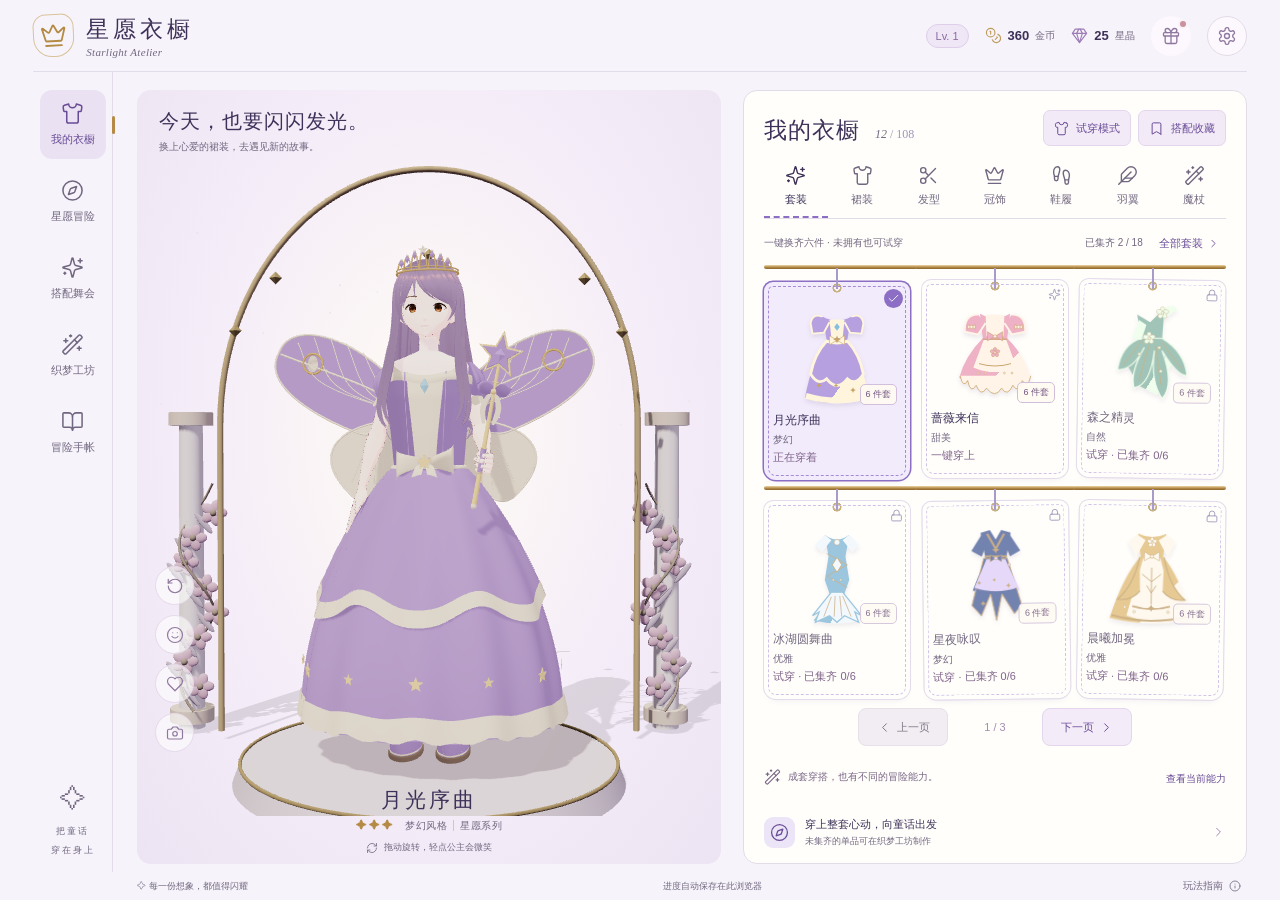
<file: index.html>
<!doctype html>
<html lang="zh-CN">
  <head>
    <meta charset="UTF-8" />
    <meta
      name="viewport"
      content="width=device-width, initial-scale=1, viewport-fit=cover"
    />
    <meta name="theme-color" content="#f7f3fa" />
    <meta
      name="description"
      content="星愿衣橱：换上心爱的裙装，探索五座童话秘境。免费的 3D 公主换装冒险游戏。"
    />
    <title>星愿衣橱 · Starlight Atelier</title>
    <link rel="icon" href="./favicon.svg" />
    <link rel="manifest" href="./manifest.webmanifest" />
    <link rel="apple-touch-icon" href="./apple-touch-icon.png" />
    <meta name="apple-mobile-web-app-capable" content="yes" />
    <meta name="apple-mobile-web-app-title" content="星愿衣橱" />
    <script type="module" crossorigin src="./assets/game-DfhioI8B.js"></script>
    <link rel="modulepreload" crossorigin href="./assets/game-Bz67C-_1.js">
    <link rel="stylesheet" crossorigin href="./assets/game-BNLWAgIA.css">
  </head>
  <body>
    <div id="app"></div>
  </body>
</html>
</file>
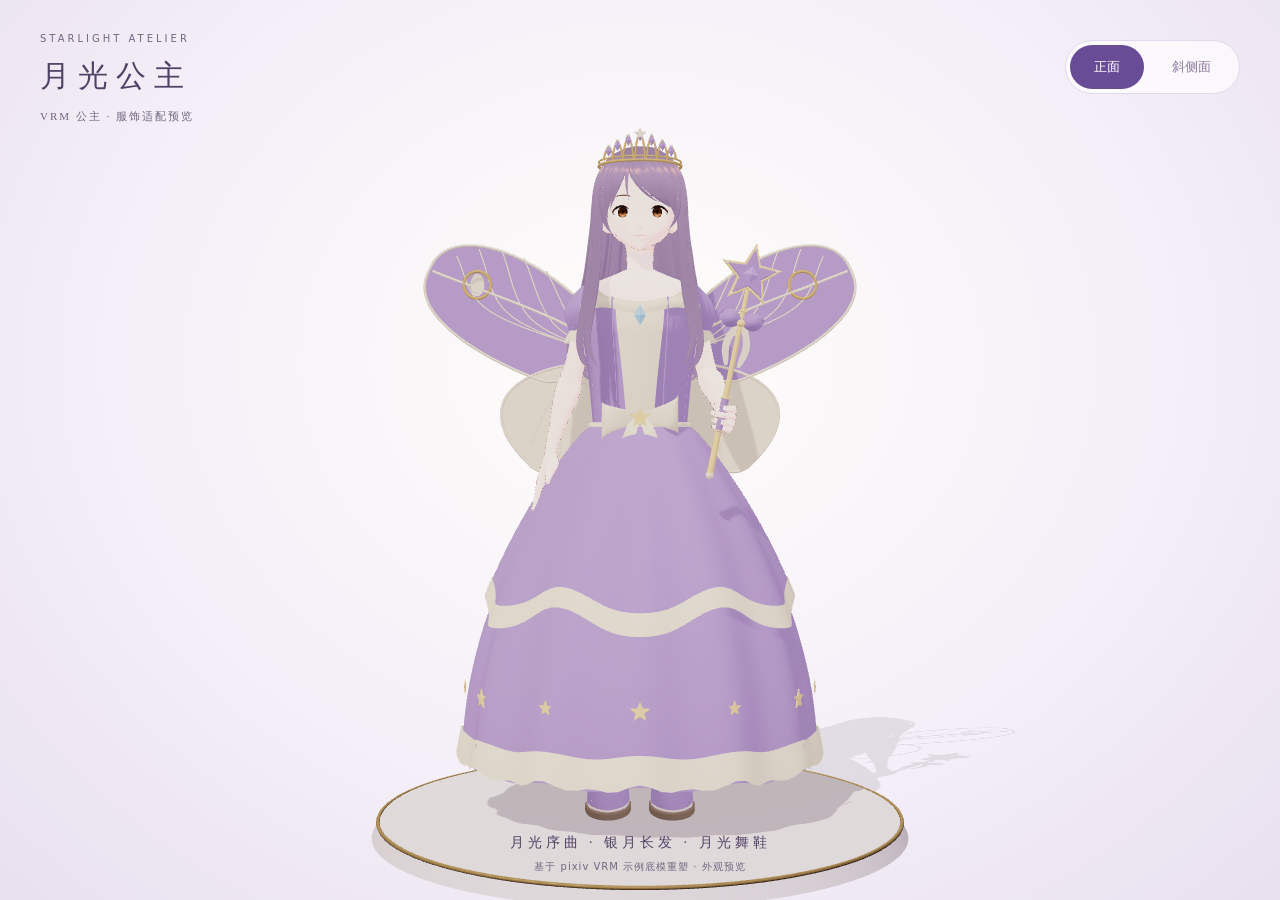
<file: princess-preview.html>
<!doctype html>
<html lang="zh-CN">
  <head>
    <meta charset="UTF-8" />
    <meta name="viewport" content="width=device-width, initial-scale=1.0" />
    <title>公主外观预览 · 星愿衣橱</title>
    <link rel="icon" href="./favicon.svg" type="image/svg+xml" />
    <script type="module" crossorigin src="./assets/princessPreview-DyK1iZRj.js"></script>
    <link rel="modulepreload" crossorigin href="./assets/game-Bz67C-_1.js">
    <link rel="modulepreload" crossorigin href="./assets/three-CZS9edau.js">
    <link rel="modulepreload" crossorigin href="./assets/character-BiWxmjwT.js">
    <link rel="stylesheet" crossorigin href="./assets/princessPreview-BIMvvZh7.css">
  </head>
  <body>
    <main id="preview">
      <header>
        <p>STARLIGHT ATELIER</p>
        <h1>月光公主</h1>
        <span>VRM 公主 · 服饰适配预览</span>
      </header>
      <div id="stage" aria-label="公主三维外观预览"></div>
      <nav aria-label="预览角度">
        <button data-angle="0" aria-pressed="true">正面</button>
        <button data-angle="0.65" aria-pressed="false">斜侧面</button>
      </nav>
      <div id="loading" role="status">正在准备公主模型…</div>
      <footer>
        <span>月光序曲 · 紫水晶冠 · 星蝶羽翼</span
        ><small>基于 pixiv VRM 示例底模重塑 · 外观预览</small>
      </footer>
    </main>
  </body>
</html>
</file>
<file: assets/game-BNLWAgIA.css>
:root{color-scheme:light;font-family:PingFang SC,Noto Sans SC,Microsoft YaHei,sans-serif;color:#5a4769;background:#f7f3f8;font-synthesis:none;--ink: #5a4769;--muted: #9b88a7;--purple: #9276ae;--purple-dark: #70518d;--line: #e7dfea;--gold: #be9b61;--white: #fffdfa;--panel: #fffcff;--shadow: 0 12px 35px #7761870c}*{box-sizing:border-box}html,body,#app{width:100%;height:100%;margin:0;overflow:hidden}body{overscroll-behavior:none}button,a,input{font:inherit}button{color:inherit;cursor:pointer;border:0;background:none;touch-action:manipulation;-webkit-tap-highlight-color:transparent;transition:background .18s,border-color .18s,box-shadow .18s}button:disabled{cursor:default;opacity:.5}button:not(:disabled):active{transform:translateY(1px)}button:focus-visible,a:focus-visible{outline:3px solid #b99bcf;outline-offset:2px}button svg{pointer-events:none}svg{width:20px;height:20px;flex-shrink:0}a{color:inherit;text-decoration:none}[hidden]{display:none!important}h1,h2,h3,p{margin:0}h1,h2{font-family:"Noto Serif SC",Songti SC,serif;font-weight:600}small{font-size:11px}.app-shell{height:100dvh;max-width:1680px;margin:auto;padding:0 clamp(14px,2.6vw,38px);display:flex;flex-direction:column;overflow:hidden}.topbar{height:72px;flex:0 0 72px;display:flex;align-items:center;justify-content:space-between;border-bottom:1px solid var(--line);gap:12px}.brand{display:flex;align-items:center;gap:12px;flex-shrink:0}.brand-mark{width:41px;height:43px;display:grid;place-items:center;border:1px solid #ceb992;border-radius:13px 13px 19px 19px;color:#b38d52;transform:rotate(-3deg)}.brand-mark svg{width:27px;height:27px}.brand b{font-family:"Noto Serif SC",Songti SC,serif;font-size:23px;letter-spacing:4px;font-weight:600}.brand small{display:block;font-size:7px;letter-spacing:3px;color:#a08fa9;margin-top:3px}.top-right,.currencies{display:flex;align-items:center;gap:16px}.currency{display:flex;align-items:center;gap:6px;font-size:13px;font-variant-numeric:tabular-nums}.currency svg{width:17px;height:17px;color:#bf9b5c}.currency b{font-weight:600}.currency small{color:var(--muted);font-size:10px}.currency.gem svg{color:#9c7db8}.level-pill{font-size:11px;border:1px solid #decee9;background:#efe7f6;padding:5px 9px;border-radius:20px;color:#8a6b9f;white-space:nowrap}.icon-button{width:40px;height:40px;border:1px solid var(--line);display:inline-flex;align-items:center;justify-content:center;border-radius:50%;background:#fffaffbd;color:#8f789f;flex-shrink:0}.icon-button:hover{background:#ece2f2}.gift-button{position:relative;border:0}.notification-dot{position:absolute;background:#cb929e;width:6px;height:6px;border:2px solid #f7f3f8;box-sizing:content-box;border-radius:50%;right:3px;top:3px}.app-body{display:flex;flex:1;min-height:0;gap:24px}.sidebar{flex:0 0 80px;display:flex;align-items:center;flex-direction:column;padding:18px 0 14px;border-right:1px solid var(--line);gap:8px;min-height:0}.nav-button{width:66px;min-height:69px;border-radius:12px;position:relative;display:flex;align-items:center;justify-content:center;flex-direction:column;gap:7px;font-size:11px;color:#9c83ac;flex-shrink:0}.nav-button svg{width:23px;height:23px}.nav-button.active{color:#7d5b98;background:#eae0f2}.nav-button:hover{background:#eee5f4}.nav-dot{display:none}.nav-button.active .nav-dot{position:absolute;right:-9px;top:50%;width:3px;height:18px;background:#ab87c1;border-radius:4px;transform:translateY(-50%);display:block}.sidebar-bottom{margin-top:auto;text-align:center;color:#b29eb9;padding-top:12px}.sidebar-bottom>span{display:block;font-size:26px;margin-bottom:5px}.sidebar-bottom small{font-size:9px;line-height:1.8;letter-spacing:2px}main{flex:1;width:0;min-width:0;min-height:0;height:100%;display:grid;grid-template-columns:minmax(0,1.16fr) minmax(340px,1fr);gap:22px;padding:18px 0 8px}#content{min-width:0;min-height:0}main.screen-map,main.screen-craft,main.screen-journal{display:block}main.screen-adventure{display:block;position:relative}.screen-map #content,.screen-craft #content,.screen-journal #content{height:100%;display:flex;flex-direction:column}.world-wrap{position:relative;border-radius:14px;min-width:0;min-height:0;overflow:hidden;background:radial-gradient(ellipse at 50% 44%,#fffcf4 1%,#f5edf8 53%,#ede4f3)}#world{position:absolute;inset:24px 0 48px;touch-action:none}#world canvas{display:block;width:100%;height:100%}.scene-heading{position:absolute;z-index:1;top:18px;left:22px;right:15px;pointer-events:none}.eyebrow{font-size:9px;letter-spacing:2px;color:#a38cad;font-weight:500;display:block}.scene-heading .eyebrow{font-size:8px;letter-spacing:1.7px}.scene-heading h1{font-size:20px;letter-spacing:1px;margin:7px 0 5px}.scene-heading p{font-size:10px;color:var(--muted)}.scene-tools{position:absolute;left:18px;bottom:112px;display:flex;flex-direction:column;gap:10px;z-index:2}.scene-tools .icon-button{width:39px;height:39px;background:#fff9;border-color:#e4d9e9}.scene-tools svg{width:18px;height:18px}.scene-caption{position:absolute;bottom:31px;left:62px;right:62px;text-align:center;pointer-events:none;z-index:1}.tiny-label{font-size:10px;color:#a08aab;letter-spacing:.4px}.scene-caption .tiny-label{font-size:9px}.scene-caption h2{font-size:21px;letter-spacing:3px;margin:5px 0}.stars{font-size:11px;color:#bb955a;letter-spacing:2px}.stars span{font-size:10px;letter-spacing:.5px;color:#a68aae;margin-left:10px}.drag-hint{position:absolute;left:0;right:0;bottom:10px;display:flex;align-items:center;justify-content:center;gap:6px;font-size:9px;color:#a48bad}.drag-hint svg{width:12px;height:12px}.screen-closet #content{background:#fffdfed4;border:1px solid #eadff0;border-radius:14px;padding:19px 20px 14px;display:flex;flex-direction:column;overflow:hidden}.wardrobe-header{display:flex;align-items:center;justify-content:space-between;gap:8px;margin-bottom:12px;flex-shrink:0}.wardrobe-header h2{font-size:23px;margin-top:5px;letter-spacing:1px}.wardrobe-header h2>span{font-family:PingFang SC,sans-serif;font-size:12px;color:#9e85ac;letter-spacing:0;margin-left:8px;font-weight:400}.wardrobe-header em{font-style:normal;color:#b4a0be}.soft-button,.primary-button{display:inline-flex;align-items:center;justify-content:center;gap:7px;font-size:12px;padding:10px 15px;border-radius:7px;min-height:42px}.soft-button{background:#f2eaf7;border:1px solid #e4d6ed;color:#9271a8}.soft-button:hover{background:#e9dcf1}.primary-button{background:#9274ad;color:#fffafc;border:1px solid #9274ad}.primary-button:hover{background:#7e5d99;box-shadow:0 5px 18px #9580a52b}.primary-button svg,.soft-button svg{width:16px;height:16px}.compact{font-size:11px;padding:8px 11px;min-height:38px}.compact svg{width:15px;height:15px}.wide{width:100%;min-height:44px}.category-tabs{display:grid;grid-template-columns:repeat(6,minmax(0,1fr));border-bottom:1px solid var(--line);gap:3px;flex-shrink:0}.category{display:flex;flex-direction:column;align-items:center;justify-content:center;gap:6px;padding:7px 0 9px;font-size:11px;color:#a087af;border-bottom:2px solid transparent;min-height:55px}.category svg{width:21px;height:21px}.category.active{color:#7f5c9b;border-bottom-color:#a586bc}.category:hover{background:#f6eef9}.wardrobe-filter{display:flex;align-items:center;justify-content:space-between;padding:10px 0 8px;font-size:10px;color:#aa94b5;flex-shrink:0}.wardrobe-filter button{display:flex;align-items:center;font-size:11px;color:#93769f;gap:4px;min-height:28px}.filter-actions{display:flex;align-items:center;gap:10px}.empty-note{padding:18px 4px;font-size:12px;color:#aa94b5;text-align:center}.wardrobe-filter svg{width:13px;height:13px}.items-grid{display:grid;grid-template-columns:repeat(3,minmax(0,1fr));grid-template-rows:repeat(2,minmax(0,1fr));gap:10px;flex:1;min-height:0}.item-card{min-width:0;min-height:0;position:relative;text-align:left;padding:7px 9px 9px;border:1px solid #e9deef;background:#fcf8fd;border-radius:10px;overflow:hidden;display:flex;flex-direction:column}.item-card:hover{border-color:#bda0d1;background:#f5eaf9}.item-card.selected{border:1.5px solid #aa84c6;background:#f2e7f8;box-shadow:0 3px 12px #9271aa10}.item-visual{flex:1;min-height:0;width:100%;display:flex;align-items:center;justify-content:center;background:radial-gradient(ellipse,color-mix(in srgb,var(--item-color) 16%,transparent),transparent 69%)}.item-art{height:100%;width:100%;max-width:124px;overflow:visible}.item-status{position:absolute;z-index:1;right:7px;top:7px;color:#aa95b6}.item-status svg{width:13px;height:13px}.selected .item-status{background:#a483bd;border-radius:50%;width:19px;height:19px;display:grid;place-items:center;color:#fff}.item-name{font-size:12px;font-weight:500;display:block;margin:4px 0;white-space:nowrap;overflow:hidden;text-overflow:ellipsis;flex-shrink:0}.item-stars{font-size:9px;color:#bb955a;letter-spacing:1px;display:flex;align-items:center;gap:3px;justify-content:space-between;flex-shrink:0}.item-stars small{font-size:10px;letter-spacing:0;color:#a087ac;font-weight:400}.locked .item-visual{opacity:.76}.unlock-label{display:none}.dye-row{display:flex;align-items:center;justify-content:space-between;gap:6px;padding:9px 0 8px;margin-top:7px;border-bottom:1px solid var(--line);flex-shrink:0}.dye-row>span{font-size:10px;display:flex;gap:5px;align-items:center;margin-right:auto;color:#9677a6;white-space:nowrap}.dye-row svg{width:14px;height:14px}.swatch{width:30px;height:30px;border-radius:50%;background:var(--swatch);border:6px solid #fff;box-shadow:0 0 0 1px #e7dce9;flex-shrink:0}.swatch.active{box-shadow:0 0 0 2px #9470b0}.reset-dye{display:flex;align-items:center;justify-content:center;width:32px;height:32px;color:#9f80af;flex-shrink:0}.adventure-teaser{display:flex;align-items:center;text-align:left;gap:10px;width:100%;padding:9px 0 0;min-height:43px;flex-shrink:0}.teaser-icon{display:grid;place-items:center;width:31px;height:31px;border-radius:9px;background:#ece1f4;color:#9b7cb3;flex-shrink:0}.teaser-icon svg{width:19px;height:19px}.adventure-teaser b{font-size:11px;font-weight:500;display:block}.adventure-teaser small{font-size:9px;color:#a389b1;display:block;margin-top:3px}.adventure-teaser>svg{width:15px;margin-left:auto;color:#a587b8}.footer{display:flex;align-items:center;justify-content:space-between;gap:20px;height:28px;flex:0 0 28px;color:#a48dad;font-size:9px;padding-left:104px}.footer button{display:flex;align-items:center;gap:6px;color:#9b7bab;font-size:10px;min-height:25px}.footer svg{width:12px;height:12px}.section-heading{display:flex;align-items:center;justify-content:space-between;gap:18px;margin:0 0 14px;flex-shrink:0}.section-heading h2{font-size:25px;letter-spacing:1px;margin:5px 0}.section-heading p{font-size:11px;color:var(--muted);line-height:1.7}.progress-chip{display:inline-flex;align-items:center;gap:7px;white-space:nowrap;border:1px solid var(--line);border-radius:25px;padding:8px 12px;font-size:11px;color:#9271a7;background:#fcf8fd}.progress-chip svg{width:15px;height:15px}.map-layout{flex:1;min-height:0;display:grid;grid-template-columns:minmax(0,1.5fr) minmax(320px,1fr);gap:20px}.kingdom-map{position:relative;min-height:0;background:url(./kingdom-CPgLkHR9.webp) center/cover;border-radius:12px;overflow:hidden;border:1px solid #e8dfed;box-shadow:var(--shadow)}.kingdom-map:before{content:"";position:absolute;inset:0;background:linear-gradient(#f8f1ff22,transparent 30%,#77628244)}.map-topline{position:absolute;top:16px;left:19px;right:19px;display:flex;justify-content:space-between;color:#fefbf9;font-size:9px;letter-spacing:2px;text-shadow:0 1px 5px #605778}.map-topline span:last-child{font-size:23px}.map-node{position:absolute;display:flex;flex-direction:column;align-items:center;padding:0;color:#594565;transform:translate(-50%,-50%);filter:drop-shadow(0 3px 12px #5b427e33)}.map-node:not(:disabled):active{transform:translate(-50%,-49%)}.map-node>span{display:grid;place-items:center;width:47px;height:47px;border:3px solid #fff8ee;background:#e4d5ec;border-radius:50%;color:#8a6d9e;box-shadow:0 0 0 1px #d7b78a}.map-node.selected>span{background:#9c7eb5;color:#fff;box-shadow:0 0 0 4px #fff5}.map-node b{background:#fff9eeeb;padding:4px 10px;border-radius:15px;font-size:11px;margin-top:4px;font-weight:500;white-space:nowrap}.map-node small{background:#80658ca8;color:#fff;font-size:9px;padding:2px 8px;border-radius:0 0 7px 7px}.node-0{left:27%;top:73%}.node-1{left:22%;top:31%}.node-2{left:60%;top:70%}.node-3{left:57%;top:27%}.node-4{left:83%;top:37%}.map-note{position:absolute;bottom:13px;color:#fff6ef;font-size:10px;letter-spacing:1px;width:100%;text-align:center;text-shadow:0 1px 5px #66587c}.region-detail{padding:20px;background:#fffcff;border:1px solid var(--line);border-radius:12px;position:relative;min-height:0;display:flex;flex-direction:column}.region-badge{position:absolute;right:20px;top:20px;display:grid;place-items:center;width:43px;height:43px;border-radius:50%;background:color-mix(in srgb,var(--region) 15%,white);color:var(--region)}.region-detail h2{font-size:24px;letter-spacing:2px;margin:9px 0 11px}.region-detail>p{font-size:11px;line-height:1.7;color:#9d83a9;padding-right:6px}.region-style{font-size:11px;display:flex;gap:7px;align-items:center;color:#a185ae;margin:12px 0 7px}.region-style svg{width:14px;height:14px}.region-style b{color:#90709f;font-weight:500}.affinity-note{font-size:9px!important;line-height:1.5!important;margin:0 0 10px!important;color:#b09265!important}.stage-list{display:grid;grid-template-rows:repeat(4,minmax(44px,1fr));gap:8px;flex:1;min-height:0}.stage-button{display:flex;align-items:center;gap:10px;background:#f6effa;border:1px solid #e9def0;padding:9px 11px;border-radius:8px;text-align:left;min-height:0}.stage-number{font-family:Georgia,serif;font-size:19px;color:#af90c3;display:grid;place-items:center;width:26px;flex-shrink:0}.stage-number svg{width:18px;height:18px}.stage-button b{display:block;font-size:12px;font-weight:500}.stage-button small{display:block;font-size:10px;color:#a687b6;margin-top:4px}.stage-button>svg{margin-left:auto;width:14px;height:14px;color:#a991b8;flex-shrink:0}.stage-button:hover:not(:disabled){background:#ebddf3}.stage-button.done{background:#eef4ec}.stage-button.done .stage-number{color:#82a27e}.region-reward{display:flex;align-items:center;gap:7px;font-size:10px;color:#ac8c5f;margin-top:12px;flex-shrink:0}.region-reward svg{width:15px;height:15px}.region-detail>.primary-button{margin-top:8px;min-height:36px}.journey-notes{display:flex;justify-content:space-around;gap:12px;margin:11px 0 0;color:#a68ab3;flex-shrink:0}.journey-notes span{display:flex;align-items:center;gap:6px;font-size:10px}.journey-notes svg{width:14px;height:14px}.craft-filters{display:flex;align-items:center;justify-content:space-between;font-size:11px;color:#a58bb2;margin-bottom:14px;gap:10px;flex-shrink:0}.collection-pages{flex:1;min-height:0;display:flex;flex-direction:column}.craft-grid{display:grid;grid-template-columns:repeat(2,minmax(0,1fr));grid-auto-rows:minmax(0,1fr);gap:16px;flex:1;min-height:0}.craft-card{display:flex;align-items:center;gap:20px;background:#fffcff;border:1px solid var(--line);border-radius:12px;padding:20px;min-height:0;overflow:hidden}.craft-art{width:32%;height:100%;min-height:0;flex-shrink:0;background:radial-gradient(ellipse,color-mix(in srgb,var(--item-color) 14%,transparent),transparent 70%);display:flex;flex-direction:column;justify-content:center;align-items:center}.craft-art .item-art{flex:1;min-height:0;max-height:190px;max-width:150px}.craft-art .item-stars{margin-top:6px}.craft-info{min-width:0}.craft-info h3{font-size:16px;font-weight:500;margin:8px 0}.craft-info p{font-size:11px;color:#a084ad;line-height:1.7}.cost{display:flex;gap:5px;align-items:center;color:#ad8b59;font-size:12px;margin:11px 0}.cost svg{width:14px;height:14px}.cost span{margin:0 3px}.craft-info button{font-size:12px;padding:9px 13px;min-height:40px}.craft-info button svg{width:14px;height:14px}.page-controls{display:flex;align-items:center;justify-content:center;gap:16px;flex-shrink:0;min-height:48px;padding-top:8px}.page-controls button{display:inline-flex;align-items:center;justify-content:center;gap:5px;min-height:38px;min-width:90px;padding:8px 13px;border:1px solid #e4d6ec;border-radius:8px;background:#f4ebf8;color:#9470ad;font-size:11px}.page-controls button svg{width:15px;height:15px}.page-controls>span{color:#a58cb1;font-size:11px;min-width:62px;text-align:center}.screen-contest #content{display:flex;flex-direction:column;padding:8px 9px;overflow:hidden}.screen-contest .section-heading h2{font-size:22px}.theme-tabs{display:grid;grid-template-columns:repeat(4,minmax(0,1fr));background:#eee5f4;border-radius:8px;padding:4px;gap:4px;margin-bottom:12px;flex-shrink:0}.theme-tabs button{font-size:12px;padding:8px;border-radius:5px;color:#a582b8;min-height:38px}.theme-tabs button.active{background:#fffaff;color:#89639f;box-shadow:0 2px 7px #89719c10}.contest-card{background:#fffcff;border:1px solid var(--line);border-radius:12px;padding:19px 24px;text-align:center;flex:1;min-height:0;display:flex;flex-direction:column;align-items:center;justify-content:center}.contest-emblem{width:45px;height:45px;display:grid;place-items:center;border:1px solid #dacda9;color:#b89760;border-radius:50%;margin:0 auto 11px;flex-shrink:0}.contest-emblem svg{width:24px;height:24px}.contest-card h2{font-size:22px;margin:10px 0;letter-spacing:1px}.contest-card>p{font-size:11px;color:#a58ab1;line-height:1.7}.contest-tag{display:inline-block;padding:5px 13px;background:#efe4f6;color:#9d78b2;border-radius:18px;font-size:11px;margin:11px 0}.style-meter{display:flex;flex-wrap:wrap;justify-content:space-between;text-align:left;align-items:center;margin:6px 0 11px;font-size:11px;color:#9e7bae;width:100%}.style-meter b{font-size:23px;font-family:Georgia,serif;color:#8b67a2}.style-meter small{font-size:11px;color:#b197c0;font-weight:400}.style-meter>div{flex-basis:100%;height:5px;border-radius:5px;background:#ece1f2;margin-top:6px;overflow:hidden}.style-meter i{display:block;height:100%;background:#b28dc7;border-radius:5px}.contest-card .contest-tip{font-size:10px;line-height:1.6;margin-bottom:12px}.text-button{font-size:12px;color:#9d78af;display:inline-flex;align-items:center;justify-content:center;gap:6px;min-height:37px;margin-top:4px}.text-button svg{width:14px;height:14px}.contest-reward{display:flex;align-items:center;gap:7px;justify-content:center;margin-top:11px;font-size:10px;color:#ae8f62;flex-shrink:0}.contest-reward svg{width:14px;height:14px}.journal-summary{display:grid;grid-template-columns:repeat(4,minmax(0,1fr));border:1px solid var(--line);background:#fcf8fe;border-radius:11px;padding:19px 0;margin-bottom:15px;flex-shrink:0}.journal-summary>div{text-align:center;border-right:1px solid var(--line)}.journal-summary>div:last-child{border:0}.journal-summary b{font-family:Georgia,serif;font-size:29px;font-weight:400;color:#9776ad}.journal-summary small{font-size:12px;color:#b096c0}.journal-summary span{display:block;font-size:11px;color:#a187b0;margin-top:6px}.journal-tabs{display:flex;gap:8px;border-bottom:1px solid var(--line);padding-bottom:10px;margin-bottom:12px;flex-shrink:0}.journal-tabs button{font-size:12px;min-height:38px;padding:8px 18px;border-radius:8px;color:#9d7eae;background:#f1e8f6;border:1px solid transparent}.journal-tabs button.active{background:#e8d9f1;border-color:#d5bee3;color:#826098}.list-heading{display:flex;align-items:center;justify-content:space-between;font-size:15px;font-weight:500;margin:2px 0 12px;letter-spacing:.4px;flex-shrink:0}.list-heading>span{font-size:10px;letter-spacing:0;color:#ad92b9;font-weight:400}.quests-grid{display:grid;grid-template-columns:repeat(3,minmax(0,1fr));gap:16px;flex:1;min-height:0}.quest-card{display:flex;position:relative;gap:13px;padding:21px 18px 63px;border-radius:11px;background:#fffcff;border:1px solid var(--line);min-height:0;align-items:flex-start}.quest-icon{display:grid;place-items:center;flex-shrink:0;width:34px;height:34px;border-radius:9px;background:#f0e4f6;color:#a27cba}.quest-icon svg{width:19px;height:19px}.quest-card>div{min-width:0;width:100%}.quest-card h3{font-size:14px;font-weight:500;margin:3px 0 10px}.quest-card p{font-size:11px;color:#a080b1;line-height:1.6}.quest-progress{height:5px;background:#ece1f2;border-radius:3px;margin:16px 0 8px;overflow:hidden}.quest-progress i{display:block;background:#b08bc8;height:100%}.quest-card small{font-size:10px;color:#a17db5}.quest-card small span{display:block;margin-top:7px;font-size:10px;color:#af8c5e}.quest-card button{position:absolute;bottom:17px;right:18px;padding:8px 14px;min-height:37px;font-size:11px}.achievements .quest-icon{background:#f8efdf;color:#b89760}.screen-adventure .world-wrap{height:100%;min-height:0;background:radial-gradient(ellipse at 50% 30%,#fff8f0,#e5dfef);border:1px solid #e8deed;border-radius:12px}.screen-adventure #world{inset:0}.screen-adventure .scene-heading,.screen-adventure .scene-caption,.screen-adventure .scene-tools,.screen-adventure .drag-hint{display:none}#adventure-hud{position:absolute;inset:0;pointer-events:none}#adventure-hud button{pointer-events:auto}.adventure-top{position:absolute;left:18px;right:18px;top:18px;display:flex;align-items:flex-start;gap:12px}.adventure-top>.soft-button{background:#fff9;-webkit-backdrop-filter:blur(10px);backdrop-filter:blur(10px);min-height:40px;padding:9px 12px}.adventure-objective{background:#fffdf5df;border:1px solid #fdf5ff;border-radius:10px;padding:12px 15px;box-shadow:0 5px 20px #6654750c;-webkit-backdrop-filter:blur(10px);backdrop-filter:blur(10px)}.adventure-objective .eyebrow{font-size:9px;letter-spacing:1px}.adventure-objective h2{font-size:17px;margin:6px 0;letter-spacing:.5px}.adventure-affinity{font-size:9px;color:#b09265;margin:0 0 8px}.adventure-objective>div{display:flex;gap:12px;font-size:11px;color:#a080b0}.adventure-objective>div>span{display:flex;align-items:center;gap:4px}.adventure-objective svg{width:13px;height:13px}.adventure-objective .done{color:#739987}.adventure-top>.icon-button{margin-left:auto;background:#fffb}.adventure-controls{position:absolute;bottom:20px;left:20px;right:20px;display:flex;align-items:flex-end;gap:13px}.dpad{display:grid;grid-template:repeat(2,44px) / repeat(3,44px);gap:5px;pointer-events:auto;touch-action:none}.dpad button{display:grid;place-items:center;background:#fffafad9;border:1px solid #e7dced;border-radius:9px;color:#9470aa;touch-action:none;-webkit-user-select:none;user-select:none}.dpad .up{grid-column:2}.dpad .left{grid-column:1;grid-row:2}.dpad .down{grid-column:2;grid-row:2}.dpad .right{grid-column:3;grid-row:2}.movement-help{font-size:10px;color:#987aa9;line-height:1.8;padding-bottom:6px}.interact-button{margin-left:auto;align-self:flex-end;box-shadow:0 5px 20px #7a638d30}.adventure-hint{margin-left:auto;align-self:flex-end;font-size:11px;color:#9673a8;background:#fff9;padding:12px 15px;border-radius:8px}.world-labels{position:absolute;inset:0}.world-label{position:absolute;font-size:10px;white-space:nowrap;border:1px solid #f8f0fb;background:#fffaf7df;border-radius:10px;padding:4px 8px;transform:translate(-50%);color:#9a75ad;box-shadow:0 2px 8px #755e8914}.app-shell:has(.screen-adventure) .footer{display:none}.model-loading{position:absolute;inset:0;display:grid;place-content:center;justify-items:center;gap:22px;color:#76618d;font-size:13px;pointer-events:none}.loading-silhouette{display:block;width:125px;height:240px;opacity:.5;background:linear-gradient(#d5c9e8,#e5dff0);clip-path:polygon(44% 0,56% 0,62% 8%,59% 15%,56% 19%,72% 24%,64% 42%,100% 95%,85% 100%,15% 100%,0 95%,36% 42%,28% 24%,44% 19%,41% 15%,38% 8%)}.webgl-fallback{position:absolute;inset:25%;min-width:0;text-align:center}.webgl-fallback h2{font-size:18px;margin:12px 0}.webgl-fallback p{font-size:11px;line-height:1.8}#toast{position:fixed;z-index:100;left:50%;bottom:35px;transform:translate(-50%,15px);padding:11px 19px;border-radius:10px;background:#635273ee;color:#fff;font-size:12px;line-height:1.8;max-width:min(90vw,560px);width:max-content;pointer-events:none;opacity:0;transition:opacity .25s,transform .25s;box-shadow:0 8px 30px #69527630}#toast.show{opacity:1;transform:translate(-50%)}dialog{border:1px solid #e7d9ee;padding:38px 34px 29px;border-radius:18px;background:#fffbfd;color:var(--ink);max-width:min(92vw,470px);width:470px;box-shadow:0 24px 100px #5d467b2b;text-align:center;max-height:90dvh;overflow:auto}dialog::backdrop{background:#52406244;-webkit-backdrop-filter:blur(7px);backdrop-filter:blur(7px)}.modal-close{position:absolute;right:13px;top:13px;width:29px;height:29px;border:0;background:#f3eaf6}.modal-close svg{width:15px;height:15px}dialog h2{font-size:23px;line-height:1.6;margin:14px 0 12px;letter-spacing:1px}dialog p{font-size:11px;line-height:2;color:#ab95b5;margin-bottom:18px}.modal-emblem{width:59px;height:59px;border-radius:50%;background:#f0e7f6;border:1px solid #e1d0eb;display:grid;place-items:center;margin:0 auto 20px;color:#ad8dc2}.modal-emblem svg{width:27px;height:27px}.modal-emblem.gold{background:#f8f0df;color:#c5a467;border-color:#ece0c6}.reward-sparkles{font-size:42px;color:#c6ab79;letter-spacing:12px;margin-bottom:15px}.reward-grid{display:grid;grid-template-columns:repeat(3,1fr);gap:11px;margin:23px 0}.reward-grid>span{display:flex;flex-direction:column;align-items:center;background:#f4edf8;border-radius:9px;padding:17px 10px;gap:9px}.reward-grid svg{color:#b29bc4;width:22px;height:22px}.reward-grid>span:first-child svg{color:#c6a568}.reward-grid b{font-family:Georgia,serif;font-size:24px;font-weight:400;color:#9b7eaf}.reward-grid small{font-size:9px;color:#b09cba}.reward-level{font-size:10px;color:#af96bc;margin:18px 0}.fairy-portrait{width:90px;height:90px;border-radius:50%;margin:0 auto 24px;display:grid;place-items:center;color:#c1a272;font-size:60px;background:radial-gradient(#fff0c9,#f4dfef)}.choice-buttons{display:flex;flex-direction:column;gap:12px}.choice{text-align:left;padding:17px 19px;border:1px solid #e6d7ed;border-radius:9px;background:#f8f0fa}.choice:hover{background:#eee0f5}.choice b{display:block;font-size:12px;font-weight:500;color:#9776ac}.choice small{font-size:9px;color:#b299bf;display:block;margin-top:7px;line-height:1.8}.rune-sequence{display:flex;gap:12px;justify-content:center;margin:25px 0}.rune-sequence span{font-size:33px;width:49px;height:54px;display:grid;place-items:center;background:#f2e9f7;border:1px solid #dbc9e7;border-radius:9px;color:#a483bb}.rune-sequence .empty{color:#c9b7d3;background:#f6f2f8}.rune-sequence .lit{background:#eaf4e8;border-color:#c6dcbe;color:#91a888}.rune-buttons{display:grid;grid-template-columns:repeat(4,1fr);gap:10px}.rune-buttons button{min-height:62px;font-size:32px;background:#eee0f5;border-radius:9px;color:#9c7caf;border:1px solid #decae9}.rune-buttons button:hover{background:#e1ceee}.settings-list{display:flex;flex-direction:column;border:1px solid var(--line);border-radius:10px;overflow:hidden;text-align:left;margin:20px 0}.settings-list button{display:flex;align-items:center;gap:13px;padding:17px;font-size:11px;border-bottom:1px solid var(--line)}.settings-list button:last-child{border:0}.settings-list svg{width:17px;height:17px;color:#af94bf}.settings-list b,.settings-list button>svg:last-child{margin-left:auto;font-size:10px;font-weight:400;color:#af96bf}.small-note{font-size:9px!important;color:#bcaac5!important;margin-bottom:0!important}.login-days{display:grid;grid-template-columns:repeat(7,1fr);gap:5px;margin:25px 0}.login-days>span{display:flex;flex-direction:column;gap:8px;font-size:19px;color:#cbb9d3;background:#f6eff9;border:1px solid #eaddf0;padding:10px 3px;border-radius:7px}.login-days small{font-size:7px;letter-spacing:1px}.login-days .active{background:#ebdff3;color:#ac8bbb;border-color:#d4bfe1}.slot-list{display:flex;flex-direction:column;gap:14px;margin-top:22px}.slot-list>div{display:flex;align-items:center;gap:8px;text-align:left;border-bottom:1px solid var(--line);padding-bottom:14px}.slot-list span{margin-right:auto}.slot-list b{display:block;font-size:12px;font-weight:500}.slot-list small{font-size:9px;color:#b49ec0;display:block;margin-top:6px}.slot-list button{font-size:10px;padding:7px 13px;min-height:34px}.contest-grade{font-family:Georgia,serif;font-size:88px;color:#bea16e;text-shadow:0 3px 0 #e6d7b6;line-height:1.1;margin-bottom:25px}.help-steps{text-align:left}.help-steps b{display:block;color:#997bab;margin-bottom:6px}.help-steps p{padding:0 0 10px;border-bottom:1px solid var(--line);margin-bottom:14px}.light-puzzle{display:flex;gap:8px;justify-content:center;margin:25px 0 18px}.light-puzzle button{width:56px;height:66px;border-radius:11px;font-size:35px;background:#e8e0ed;color:#b4a4bd;border:1px solid #d8c9e3}.light-puzzle button.lit{background:#fff2c8;color:#c7a24f;border-color:#ead49b;box-shadow:0 0 24px #eac56521}.timing-track{height:40px;border:1px solid #e2d4eb;border-radius:24px;background:#f0e7f6;position:relative;margin:30px 0 20px;overflow:hidden}.timing-zone{position:absolute;left:32%;width:36%;top:0;bottom:0;background:#ead49b80;border-left:1px solid #d6b877;border-right:1px solid #d6b877}.timing-star{position:absolute;top:0;height:38px;display:grid;place-items:center;transform:translate(-50%);font-size:29px;color:#9b7ab0}.timing-score{font-size:28px;color:#c5a365;letter-spacing:10px;margin:15px 0 25px}.reward-level{line-height:2}@media(max-width:1100px){.app-shell{padding:0 20px}.app-body{gap:16px}.sidebar{flex-basis:68px}.nav-button{width:56px;min-height:66px;font-size:10px}main{grid-template-columns:minmax(0,1fr) minmax(315px,1fr);gap:16px}.screen-closet #content{padding:15px}.dye-row{gap:4px}.dye-row>span{font-size:9px}.swatch{width:26px;height:26px;border-width:5px}.reset-dye{width:28px}.scene-heading h1{font-size:18px}.scene-heading p{font-size:9px}.item-name{font-size:11px}.item-stars small{font-size:9px}.item-card{padding:6px 7px 8px}.footer{padding-left:84px}.map-layout{grid-template-columns:minmax(0,1.1fr) minmax(300px,1fr);gap:16px}.region-detail{padding:17px}.craft-card{padding:17px;gap:14px}.craft-info h3{font-size:15px}.quests-grid{gap:12px}.quest-card{padding:16px 13px 59px;gap:9px}.quest-icon{width:29px;height:29px}.quest-card h3{font-size:12px}.quest-card p{font-size:10px}.screen-contest #content{padding:4px}.screen-contest .section-heading h2{font-size:20px}.contest-card{padding:15px 18px}}@media(min-width:601px)and (max-height:760px){.topbar{height:60px;flex-basis:60px}.footer{height:25px;flex-basis:25px}main{padding-top:12px}.wardrobe-header{margin-bottom:7px}.wardrobe-header h2{font-size:20px}.category{min-height:49px;padding:5px 0 7px;gap:5px}.wardrobe-filter{padding:4px 0}.screen-closet #content{padding:12px 14px 10px}.dye-row{margin-top:5px;padding:7px 0}.adventure-teaser{min-height:37px;padding-top:7px}.adventure-teaser small{display:none}.section-heading{margin-bottom:9px}.section-heading h2{font-size:23px;margin:4px 0}.section-heading .eyebrow{font-size:8px}.section-heading p{font-size:10px}.region-detail{padding:15px}.region-detail h2{font-size:21px;margin:7px 0}.region-detail>p{font-size:10px}.region-style{margin:8px 0 5px}.affinity-note{margin-bottom:8px!important}.stage-list{gap:6px}.stage-button{padding:7px 9px}.stage-button small{font-size:9px}.region-reward{margin-top:8px;font-size:9px}.journey-notes{margin-top:8px}.craft-filters{margin-bottom:10px}.craft-info h3{margin:5px 0}.craft-info p{font-size:10px}.craft-info .tiny-label{font-size:9px}.cost{margin:8px 0}.journal-summary{padding:13px 0;margin-bottom:11px}.journal-summary b{font-size:25px}.journal-summary span{margin-top:4px}.contest-emblem{width:38px;height:38px;margin-bottom:7px}.contest-card h2{font-size:20px;margin:7px 0}.contest-card>.eyebrow{display:none}.contest-tag{margin:8px 0}.contest-card .contest-tip{font-size:9px;margin-bottom:8px}.theme-tabs{margin-bottom:8px}.contest-reward{margin-top:7px}}@media(max-width:600px){.app-shell{padding:0 10px calc(58px + env(safe-area-inset-bottom))}.topbar{height:56px;flex-basis:56px;gap:6px}.brand{gap:7px}.brand-mark{width:29px;height:32px;border-radius:10px 10px 13px 13px}.brand-mark svg{width:20px;height:20px}.brand b{font-size:18px;letter-spacing:2px}.brand small{font-size:5.5px;letter-spacing:1.3px;margin-top:2px}.top-right{gap:3px}.currencies{gap:8px}.currency{gap:3px;font-size:11px}.currency svg{width:13px;height:13px}.currency small,.level-pill{display:none}.top-right>.icon-button{width:32px;height:34px}.top-right>.icon-button svg{width:17px;height:17px}.sidebar{position:fixed;z-index:10;bottom:0;left:0;right:0;flex-direction:row;justify-content:space-around;border-right:0;border-top:1px solid #e7d8ee;background:#fffafef5;-webkit-backdrop-filter:blur(14px);backdrop-filter:blur(14px);padding:5px 6px calc(5px + env(safe-area-inset-bottom));gap:3px;height:calc(58px + env(safe-area-inset-bottom))}.nav-button{width:20%;max-width:76px;min-height:48px;padding:4px 2px;gap:3px;border-radius:10px;font-size:9px;letter-spacing:0}.nav-button svg{width:20px;height:20px}.nav-button.active .nav-dot,.sidebar-bottom{display:none}.app-body{display:block;min-height:0}main{width:100%;height:100%;padding:8px 0;grid-template-columns:minmax(0,1fr);grid-template-rows:minmax(0,.94fr) minmax(0,1fr);gap:8px}.world-wrap{height:100%;border-radius:11px}#world{inset:0 0 31px}.scene-heading{left:13px;top:10px;right:8px}.scene-heading .eyebrow{display:none}.scene-heading h1{font-size:13px;letter-spacing:.5px;margin:0;color:#967aad}.scene-heading p{display:none}.scene-tools{bottom:40px;left:10px;gap:6px}.scene-tools .icon-button{width:33px;height:33px}.scene-tools svg{width:16px;height:16px}.scene-caption{bottom:9px;left:50px;right:50px;display:flex;align-items:center;justify-content:center;gap:8px;flex-wrap:wrap}.scene-caption .tiny-label{display:none}.scene-caption h2{font-size:16px;letter-spacing:1px;margin:0}.stars{font-size:9px;letter-spacing:1px}.stars span,.drag-hint{display:none}.screen-closet #content{padding:9px 10px 6px;border-radius:11px}.wardrobe-header{margin-bottom:4px;min-height:33px}.wardrobe-header .eyebrow{display:none}.wardrobe-header h2{font-size:18px;margin:0}.wardrobe-header h2>span{font-size:10px;margin-left:5px}.wardrobe-header .compact{min-height:32px;padding:5px 8px;font-size:10px;gap:4px}.wardrobe-header .compact svg{width:13px;height:13px}.category{font-size:10px;padding:4px 0 5px;min-height:43px;gap:3px}.category svg{width:18px;height:18px}.wardrobe-filter{padding:1px 0;min-height:27px;font-size:9px}.wardrobe-filter button{font-size:10px;min-height:27px}.items-grid{gap:6px}.item-card{padding:3px 5px 5px;border-radius:8px}.item-name{font-size:10px;margin:1px 0 2px;text-align:center}.item-stars{font-size:7px;letter-spacing:.4px}.item-stars small{font-size:8px}.item-status{right:5px;top:5px}.item-status svg{width:10px;height:10px}.selected .item-status{width:15px;height:15px}.item-art{max-width:83px}.dye-row{flex-wrap:nowrap;gap:5px;padding:6px 0 4px;margin-top:3px;min-height:36px}.dye-row>span{font-size:9px;gap:3px}.dye-row>span svg{display:none}.dye-row .swatch{width:25px;height:25px;border-width:4px}.reset-dye{width:28px;height:28px}.adventure-teaser{gap:6px;min-height:30px;padding-top:4px}.adventure-teaser b{font-size:10px}.adventure-teaser small{display:none}.teaser-icon{width:24px;height:24px;border-radius:7px}.teaser-icon svg{width:15px;height:15px}.footer{display:none}.section-heading{gap:8px;margin:1px 0 10px;align-items:center;min-height:52px}.section-heading .eyebrow{font-size:7px;letter-spacing:1.2px}.section-heading h2{font-size:19px;letter-spacing:.3px;margin:4px 0}.section-heading p{display:none}.section-heading>div{min-width:0}.section-heading>.progress-chip{font-size:9px;padding:7px;gap:4px}.section-heading>.progress-chip svg{width:12px;height:12px}.section-heading>.soft-button{font-size:10px;padding:8px;gap:4px;min-height:35px}.section-heading>.soft-button svg{width:13px;height:13px}.progress-chip{font-size:10px;padding:7px 10px}.map-layout{grid-template-columns:minmax(0,1fr);grid-template-rows:minmax(0,1.02fr) minmax(0,1fr);gap:10px}.kingdom-map{min-height:0}.map-topline{font-size:6px;letter-spacing:1px;top:9px;left:12px;right:12px}.map-topline span:last-child{font-size:17px}.map-node>span{width:35px;height:35px;border-width:2px}.map-node>span svg{width:17px;height:17px}.map-node b{font-size:9px;padding:3px 7px;margin-top:2px}.map-node small{font-size:8px;padding:1px 6px}.map-note{font-size:8px;bottom:7px}.region-detail{padding:11px 12px}.region-detail>.eyebrow{display:none}.region-badge{width:31px;height:31px;top:9px;right:12px}.region-badge svg{width:17px;height:17px}.region-detail h2{font-size:18px;letter-spacing:1px;margin:0 0 5px}.region-detail>p:not(.affinity-note){font-size:10px;line-height:1.5;padding-right:26px}.region-style{font-size:10px;margin:6px 0 4px}.region-style svg{width:12px;height:12px}.affinity-note{display:none}.stage-list{grid-template-columns:repeat(2,minmax(0,1fr));grid-template-rows:repeat(2,minmax(43px,1fr));gap:6px}.stage-button{padding:6px;gap:5px;border-radius:6px}.stage-number{font-size:16px;width:20px}.stage-number svg{width:15px;height:15px}.stage-button b{font-size:10px}.stage-button small{font-size:8px;margin-top:3px;white-space:nowrap}.stage-button>svg{display:none}.region-reward{font-size:9px;margin-top:6px;gap:5px}.region-reward svg{width:12px;height:12px}.region-detail>.primary-button{min-height:29px;font-size:10px;margin-top:4px;padding:5px}.journey-notes{margin-top:7px;justify-content:center;min-height:21px}.journey-notes span{font-size:9px;gap:4px}.journey-notes svg{width:12px;height:12px}.journey-notes span:not(:nth-child(2)){display:none}.craft-filters{font-size:9px;margin-bottom:10px}.craft-filters .progress-chip{font-size:9px;padding:6px 8px}.craft-filters>span:last-child{max-width:125px;line-height:1.6;text-align:right}.craft-grid{grid-template-columns:minmax(0,1fr);grid-template-rows:repeat(2,minmax(0,1fr));gap:12px}.craft-card{padding:17px;gap:17px}.craft-art{width:34%}.craft-art .item-art{max-width:125px;max-height:185px}.craft-info .tiny-label{font-size:10px}.craft-info h3{font-size:15px;margin:7px 0}.craft-info p{font-size:10px}.cost{font-size:11px;margin:9px 0}.craft-info button{min-height:38px;padding:8px 13px;font-size:11px}.page-controls{min-height:46px;padding-top:8px;gap:12px}.page-controls button{min-width:82px;min-height:36px;padding:7px 10px;font-size:10px}.page-controls>span{font-size:10px;min-width:56px}main.screen-contest{grid-template-rows:minmax(0,.85fr) minmax(0,1fr)}.screen-contest #content{padding:0}.screen-contest .section-heading{display:none}.theme-tabs{margin-bottom:7px;padding:3px;gap:3px}.theme-tabs button{font-size:11px;min-height:33px;padding:6px}.contest-card{padding:10px 15px;justify-content:center}.contest-emblem{display:none}.contest-card>.eyebrow{display:none}.contest-card h2{font-size:18px;margin:2px 0 5px}.contest-card>p{font-size:10px;line-height:1.5}.contest-tag{font-size:10px;padding:3px 10px;margin:6px 0}.style-meter{font-size:10px;margin:3px 0 7px}.style-meter b{font-size:19px}.style-meter>div{margin-top:3px;height:4px}.contest-card .contest-tip{font-size:9px;margin-bottom:7px}.contest-card .wide{min-height:37px;padding:7px 10px;font-size:11px}.contest-card .text-button{font-size:10px;min-height:29px;margin-top:1px}.contest-reward{margin-top:5px;font-size:9px}.journal-summary{grid-template-columns:repeat(4,minmax(0,1fr));padding:13px 0;margin-bottom:12px}.journal-summary b{font-size:22px}.journal-summary small{font-size:9px;display:block}.journal-summary span{font-size:9px;margin-top:5px}.journal-tabs{gap:7px;margin-bottom:11px;padding-bottom:8px}.journal-tabs button{flex:1;min-height:37px;padding:8px;font-size:11px}.list-heading{font-size:12px;margin:0 0 9px}.list-heading>span{font-size:8px;max-width:125px;text-align:right}.quests-grid{grid-template-columns:minmax(0,1fr);grid-template-rows:repeat(3,minmax(0,1fr));gap:9px}.quest-card{padding:12px 13px;gap:9px;align-items:center}.quest-icon{width:30px;height:30px}.quest-card>div{padding-right:66px}.quest-card h3{font-size:12px;margin:0 0 5px}.quest-card p{font-size:10px}.quest-progress{margin:7px 0 5px;height:4px}.quest-card small{font-size:9px}.quest-card small span{font-size:9px;display:inline;margin-left:5px}.quest-card button{right:11px;bottom:auto;top:50%;transform:translateY(-50%);min-height:37px;font-size:10px;padding:7px 10px}.screen-adventure{padding-top:8px}.screen-adventure .world-wrap{height:100%;min-height:0}.screen-adventure #world{inset:0}.adventure-top{left:9px;right:9px;top:10px;gap:7px}.adventure-top>.soft-button{font-size:0;width:34px;min-height:36px;padding:0;flex-shrink:0}.adventure-top>.soft-button svg{width:17px}.adventure-objective{padding:9px 11px}.adventure-objective h2{font-size:15px;margin:5px 0}.adventure-objective .eyebrow{font-size:8px}.adventure-affinity{font-size:8px;margin-bottom:6px}.adventure-objective>div{gap:8px;font-size:9px}.adventure-objective svg{width:11px;height:11px}.adventure-top>.icon-button{width:31px;height:33px}.adventure-top>.icon-button svg{width:16px;height:16px}.adventure-controls{left:10px;right:10px;bottom:15px;gap:7px}.dpad{grid-template:repeat(2,39px) / repeat(3,39px);gap:4px}.dpad svg{width:17px;height:17px}.movement-help{display:none}.interact-button{font-size:10px;gap:5px;padding:9px 10px;min-height:42px}.interact-button svg{width:13px;height:13px}.adventure-hint{font-size:9px;max-width:160px;line-height:1.7;text-align:center;padding:9px}.world-label{font-size:8px;padding:3px 6px}dialog{padding:32px 22px 24px;max-height:calc(100dvh - 30px)}dialog h2{font-size:21px}dialog p{font-size:11px}.modal-close{width:34px;height:34px}.reward-grid{gap:7px}.login-days{gap:4px}.login-days small{font-size:6px}.login-days>span{font-size:16px;padding:9px 2px}.light-puzzle{gap:6px}.light-puzzle button{min-width:0;width:48px;height:60px}.slot-list button{font-size:10px;padding:8px 10px;min-height:38px}#toast{font-size:11px;bottom:calc(70px + env(safe-area-inset-bottom));padding:10px 15px}.webgl-fallback{inset:20% 13%}}@media(max-width:360px){.app-shell{padding-left:8px;padding-right:8px}.brand b{font-size:16px;letter-spacing:1px}.brand-mark{width:26px;height:29px}.brand small{font-size:5px;letter-spacing:.9px}.brand{gap:5px}.currencies{gap:6px}.currency{font-size:10px}.top-right{gap:1px}.top-right>.icon-button{width:29px}.screen-closet #content{padding-left:8px;padding-right:8px}.dye-row{gap:3px}.dye-row>span{font-size:8px}.dye-row .swatch{width:23px;height:23px}.adventure-teaser b{font-size:9px}.section-heading h2{font-size:17px}.section-heading .progress-chip{font-size:8px;padding:6px}.craft-card{padding:14px;gap:12px}.craft-info h3{font-size:14px}.quest-card{padding:10px;gap:7px}.quest-card p{font-size:9px}.quest-card small span{display:block;margin:3px 0 0}.adventure-top{gap:5px}.adventure-objective{padding:9px}.adventure-objective>div{gap:6px;font-size:8px}.adventure-top>.icon-button{display:none}.adventure-hint{max-width:132px;font-size:8px}.contest-card .contest-tip{font-size:8px}}@media(min-width:601px)and (max-height:520px){.app-shell{padding:0 12px}.topbar{height:48px;flex-basis:48px}.brand-mark{width:29px;height:32px}.brand-mark svg{width:21px;height:21px}.brand b{font-size:18px;letter-spacing:2px}.brand small{font-size:6px;letter-spacing:1.5px}.top-right>.icon-button{width:33px;height:33px}.footer{display:none}.app-body{gap:10px}.sidebar{flex-basis:56px;padding:8px 0;gap:3px}.nav-button{width:46px;min-height:51px;gap:3px;font-size:8px;border-radius:8px}.nav-button svg{width:18px;height:18px}.nav-button.active .nav-dot{right:-6px;height:13px}.sidebar-bottom{display:none}main{padding:8px 0;gap:10px;grid-template-columns:minmax(0,1fr) minmax(325px,1.1fr)}#world{inset:0 0 28px}.scene-heading{left:12px;top:10px}.scene-heading .eyebrow,.scene-heading p{display:none}.scene-heading h1{font-size:12px;margin:0}.scene-tools{left:10px;bottom:38px;gap:5px}.scene-tools .icon-button{width:30px;height:30px}.scene-tools svg{width:15px;height:15px}.scene-caption{bottom:8px;left:45px;right:10px;display:flex;align-items:center;justify-content:center;gap:7px}.scene-caption .tiny-label,.stars span,.drag-hint{display:none}.scene-caption h2{font-size:15px;letter-spacing:1px;margin:0}.stars{font-size:8px;letter-spacing:1px}.screen-closet #content{padding:8px 10px 6px;border-radius:10px}.wardrobe-header{min-height:30px;margin-bottom:3px}.wardrobe-header .eyebrow{display:none}.wardrobe-header h2{font-size:17px;margin-top:0}.wardrobe-header h2>span{font-size:10px}.wardrobe-header .compact{min-height:29px;padding:5px 8px;font-size:9px}.category{min-height:40px;gap:3px;font-size:9px;padding:3px 0 4px}.category svg{width:17px;height:17px}.wardrobe-filter{padding:0;font-size:9px;min-height:24px}.wardrobe-filter button{min-height:24px;font-size:9px}.items-grid{gap:6px}.item-card{padding:3px 6px 5px}.item-name{font-size:9px;margin:0 0 2px;text-align:center}.item-stars{font-size:7px;letter-spacing:.5px}.item-stars small{font-size:8px}.item-status{top:4px;right:4px}.selected .item-status{width:15px;height:15px}.item-status svg{width:10px;height:10px}.dye-row{padding:5px 0;margin-top:3px;min-height:31px;border-bottom:0}.dye-row>span{font-size:9px}.dye-row>span svg{display:none}.swatch{width:23px;height:23px;border-width:4px}.reset-dye{width:26px;height:26px}.adventure-teaser{display:none}.section-heading{margin-bottom:8px;min-height:38px}.section-heading .eyebrow,.section-heading p{display:none}.section-heading h2{font-size:20px;margin:0}.section-heading>.soft-button{font-size:10px;padding:6px 10px;min-height:32px}.progress-chip{font-size:10px;padding:6px 10px}.map-layout{gap:12px;grid-template-columns:minmax(0,1.12fr) minmax(310px,1fr)}.region-detail{padding:10px 12px}.region-detail>.eyebrow,.region-detail>p:not(.affinity-note),.affinity-note{display:none}.region-detail h2{font-size:19px;margin:0 0 3px}.region-badge{width:30px;height:30px;top:9px;right:12px}.region-style{font-size:10px;margin:4px 0 7px}.stage-list{grid-template-columns:repeat(2,minmax(0,1fr));grid-template-rows:repeat(2,minmax(40px,1fr));gap:6px}.stage-button{padding:7px;gap:5px}.stage-number{font-size:16px;width:19px}.stage-button b{font-size:10px}.stage-button small{font-size:8px;margin-top:3px;white-space:nowrap}.stage-button>svg{display:none}.region-reward{font-size:9px;margin-top:7px}.journey-notes{display:none}.map-node>span{width:36px;height:36px;border-width:2px}.map-node>span svg{width:18px;height:18px}.map-node b{font-size:9px;padding:3px 7px;margin-top:2px}.map-node small{font-size:8px}.map-topline{top:9px;font-size:6px;letter-spacing:1px}.map-note{font-size:8px;bottom:7px}.craft-filters{margin-bottom:7px;font-size:9px}.craft-grid{gap:9px}.craft-card{padding:10px 13px;gap:11px}.craft-art{width:30%}.craft-art .item-art{max-width:95px;max-height:110px}.craft-art .item-stars{display:none}.craft-info .tiny-label{font-size:8px}.craft-info h3{font-size:12px;margin:4px 0}.craft-info p{display:none}.cost{font-size:10px;margin:5px 0}.cost svg{width:11px;height:11px}.craft-info button{min-height:30px;padding:6px 9px;font-size:9px}.page-controls{min-height:39px;padding-top:6px;gap:12px}.page-controls button{min-height:31px;padding:5px 9px;font-size:10px}.page-controls>span{font-size:10px}.journal-summary{padding:9px 0;margin-bottom:9px}.journal-summary b{font-size:21px}.journal-summary span{font-size:9px;margin-top:3px}.journal-summary small{font-size:10px}.journal-tabs{padding-bottom:6px;margin-bottom:8px}.journal-tabs button{min-height:30px;padding:5px 13px;font-size:10px}.list-heading{font-size:12px;margin-bottom:6px}.list-heading>span{font-size:8px}.quests-grid{gap:9px}.quest-card{padding:10px 11px 39px;gap:7px}.quest-icon{width:24px;height:24px}.quest-icon svg{width:15px;height:15px}.quest-card h3{font-size:11px;margin:0 0 5px}.quest-card p{display:none}.quest-progress{margin:7px 0 5px;height:4px}.quest-card small,.quest-card small span{font-size:8px}.quest-card small span{margin-top:4px}.quest-card button{bottom:7px;right:10px;min-height:27px;padding:4px 8px;font-size:9px}.screen-contest #content{padding:0}.screen-contest .section-heading{display:none}.theme-tabs{padding:3px;margin-bottom:7px}.theme-tabs button{font-size:10px;min-height:29px;padding:4px}.contest-emblem{display:none}.contest-card{padding:9px 15px}.contest-card h2{font-size:17px;margin:2px 0 5px}.contest-card>p{font-size:9px}.contest-tag{font-size:9px;padding:3px 10px;margin:5px 0}.style-meter{font-size:9px;margin:2px 0 6px}.style-meter b{font-size:18px}.style-meter>div{margin-top:3px;height:4px}.contest-card .contest-tip{display:none}.contest-card .wide{min-height:33px;padding:6px;font-size:10px}.contest-card .text-button{min-height:27px;font-size:9px;margin:0}.contest-reward{margin-top:5px;font-size:8px}.adventure-top{top:10px;left:12px;right:12px;gap:9px}.adventure-objective{padding:9px 12px}.adventure-objective h2{font-size:15px;margin:5px 0}.adventure-affinity{display:none}.adventure-objective>div{font-size:9px}.adventure-controls{left:12px;right:12px;bottom:12px}.dpad{grid-template:repeat(2,35px) / repeat(3,35px);gap:4px}.movement-help{display:none}.adventure-hint{padding:8px 12px;font-size:10px}dialog{max-height:calc(100dvh - 24px);padding-top:25px}}@media(prefers-reduced-motion:reduce){*,*:before,*:after{transition:none!important;animation:none!important;scroll-behavior:auto!important}}@media(max-width:600px){.sidebar .nav-button{flex:1 1 0;width:0;min-width:0}main.screen-closet{grid-template-rows:minmax(0,.9fr) minmax(0,1fr)}.screen-closet .wardrobe-header{min-height:30px}.screen-closet .category{flex-direction:row;gap:2px;min-height:35px;padding:4px 0;font-size:10px}.screen-closet .category svg{width:16px;height:16px}.screen-closet .wardrobe-filter,.screen-closet .wardrobe-filter button{min-height:25px}.screen-closet .adventure-teaser{display:none}.screen-closet .dye-row{border-bottom:0}}@media(min-width:601px)and (min-height:601px){.screen-journal .quest-card{flex-direction:column;align-items:center;justify-content:center;text-align:center;padding:24px;gap:16px}.screen-journal .quest-icon{width:46px;height:46px;border-radius:14px}.screen-journal .quest-icon svg{width:24px;height:24px}.screen-journal .quest-card h3{font-size:16px}.screen-journal .quest-card button{position:static;min-width:108px;min-height:40px;margin-top:4px}.screen-journal .quest-progress{margin:18px 0 10px}}.currency b{max-width:8ch;overflow:hidden;text-overflow:ellipsis;white-space:nowrap}@media(max-width:600px){.currency b{max-width:6ch}}:root{--ink: #2f2851;--muted: #6c6390;--purple: #8c6fc4;--purple-dark: #5f4699;--line: #e4ddef;--gold: #b48a45;--white: #fffefb;--panel: #fffefb;--pearl: #f6f3fa;--stitch: #cfc2e8;--rail-gap: 12px;--hook: 15px;color:var(--ink);background:var(--pearl)}.brand b,.scene-heading h1,.scene-caption h2,.wardrobe-header h2{color:var(--ink)}.brand small{font-family:Georgia,serif;font-style:italic;letter-spacing:.3px;color:var(--muted)}@media(min-width:601px){.brand small{font-size:11px;margin-top:1px}}.brand-mark{color:var(--gold);border-color:#d9c39b}.nav-button{color:var(--muted)}.nav-button:hover{background:#efe9f7}.nav-button.active{color:var(--ink);background:#e9e1f5}.nav-button.active .nav-dot{background:var(--gold)}.scene-heading h1{margin-top:0}.scene-heading p,.drag-hint,.wardrobe-filter,.dye-row>span,.adventure-teaser small{color:var(--muted)}.stars{color:var(--gold)}.stars span{color:var(--muted)}.stars span+span{margin-left:6px;padding-left:6px;border-left:1px solid var(--stitch)}.screen-closet #content{background:var(--panel);border-color:var(--line)}.wardrobe-header h2>span{font-family:Georgia,serif;font-style:italic;color:var(--muted)}.wardrobe-header em{color:#9d94b8}.category{color:var(--muted);border-radius:8px 8px 0 0}.category:hover{background:#f3eef9}.category.active{color:var(--ink);border-bottom:2px dashed var(--purple)}.wardrobe-filter button{color:var(--purple-dark)}.items-grid{column-gap:var(--rail-gap);row-gap:8px}.hanger{position:relative;display:flex;min-width:0;min-height:0;padding-top:var(--hook)}.hanger:before{content:"";position:absolute;top:0;left:calc(var(--rail-gap) / -2 - 1px);right:calc(var(--rail-gap) / -2 - 1px);height:4px;border-radius:2px;background:linear-gradient(#ecd6a8,var(--gold) 55%,#8a6630);pointer-events:none}.hanger:nth-child(3n+1):before{left:0}.hanger:nth-child(3n):before,.hanger:last-child:before{right:0}.hanger:after{content:"";position:absolute;z-index:2;top:3px;left:calc(50% - .75px);width:1.5px;height:calc(var(--hook) + 6px);background:#a99bc8;pointer-events:none}.item-card{flex:1;width:100%;overflow:visible;border:0;border-radius:9px 9px 12px 12px;padding-top:13px;background:radial-gradient(circle at 50% 6px,var(--pearl) 0 2.6px,#c9b07f 3px 4.3px,transparent 4.8px),var(--white);box-shadow:0 0 0 1px #e8e1f1,0 7px 14px -9px #2f285140;outline:1.5px dashed var(--stitch);outline-offset:-5px;transform-origin:50% calc(var(--hook) * -1)}.hanger:nth-child(odd) .item-card{transform:rotate(-.7deg)}.hanger:nth-child(3n) .item-card{transform:rotate(.9deg)}.item-card:hover{background:radial-gradient(circle at 50% 6px,var(--pearl) 0 2.6px,#c9b07f 3px 4.3px,transparent 4.8px),#fbf8fe;outline-color:#b9a6dc}.hanger .item-card.selected{border:0;background:radial-gradient(circle at 50% 6px,var(--pearl) 0 2.6px,#c9b07f 3px 4.3px,transparent 4.8px),#f1ebfb;box-shadow:0 0 0 1.5px var(--purple),0 10px 18px -10px #5f469966;outline:1.5px dashed #a68ad6;transform:rotate(0) translateY(2px)}.selected .item-status{background:var(--purple)}.item-name{font-family:"Noto Serif SC",Songti SC,serif;font-weight:600;color:var(--ink)}.item-stars{color:var(--gold)}.item-stars small{color:var(--muted)}.item-status{color:#9d94b8}.locked .item-visual{opacity:.7;filter:saturate(.7)}.locked .item-name{color:var(--muted)}.hanger .item-card:focus-visible{outline:3px solid var(--ink);outline-offset:2px}@media(prefers-reduced-motion:no-preference){.item-card{transition:transform .35s cubic-bezier(.3,1.6,.5,1),background .18s,box-shadow .18s,outline-color .18s}.hanger .item-card:hover:not(.selected){transform:rotate(-2deg)}.hanger:nth-child(3n) .item-card:hover:not(.selected){transform:rotate(2deg)}}.swatch{box-shadow:0 0 0 1px #ddd4ea}.swatch.active{box-shadow:0 0 0 2px var(--white),0 0 0 3.5px var(--ink)}.teaser-icon{background:#ece5f7;color:var(--purple-dark)}.adventure-teaser b{color:var(--ink)}@media(max-width:600px),(min-width:601px)and (max-height:760px){:root{--rail-gap: 8px;--hook: 11px}.item-card{padding-top:11px}.items-grid{row-gap:5px}}:root{--ink: #3d3159;--muted: #716780;--purple-dark: #694c96;--paper: #fffdf8;--line: #e2dce8;--gold-ink: #896932;--shadow: 0 8px 24px #57446408}.eyebrow,.tiny-label{color:var(--muted)}.primary-button{background:var(--purple-dark);border-color:var(--purple-dark)}.primary-button:hover:not(:disabled){background:#573e80;box-shadow:0 4px 12px #694c9620}.soft-button,.text-button,.page-controls button{color:var(--purple-dark)}button:disabled{opacity:1}.primary-button:disabled,.soft-button:disabled,.page-controls button:disabled{background:#f1edf3;color:#817787;border-color:#e6e0e9;box-shadow:none}.section-heading .eyebrow{font-size:10px;letter-spacing:1.5px;color:var(--gold-ink)}.section-heading h2{letter-spacing:2px}.progress-chip{color:var(--muted);border-radius:6px;background:var(--paper)}.nav-button.active{background:#eae2f2;color:var(--purple-dark)}.footer,.sidebar-bottom,.footer button{color:var(--muted)}.item-visual{background:none}.locked .item-visual{opacity:.85;filter:saturate(.85)}.item-name{font-family:inherit}.hanger .item-card{box-shadow:0 0 0 1px #e4dcec,0 5px 10px -8px #4b365640}.hanger .item-card.selected{box-shadow:0 0 0 1.5px var(--purple),0 5px 10px -8px #4b365640}.region-detail{background:var(--paper);border-radius:4px 14px 14px 4px;border-left:4px solid var(--region)}.region-detail>p,.region-style,.region-style b,.stage-button small,.journey-notes{color:var(--muted)}.affinity-note,.region-reward{color:var(--gold-ink)!important}.stage-button{background:#f8f5f9;border-color:#e8e2ec}.stage-button.current{background:color-mix(in srgb,var(--region) 17%,var(--paper));border-color:color-mix(in srgb,var(--region) 60%,white)}.stage-button.current .stage-number{color:#446451}.stage-button:disabled{background:#fbf9fc;color:#7b7286;border-color:#eee9f1}.stage-number{color:#8c7c9a}.map-node.selected>span{background:var(--purple-dark)}.map-note{background:#48395999;width:max-content;max-width:90%;left:50%;transform:translate(-50%);padding:5px 12px;border-radius:4px}.craft-card{padding:0;gap:0;background:var(--paper);border-radius:4px 14px 14px 4px}.craft-art{position:relative;align-self:stretch;width:43%;padding:32px 12px 16px;border-right:1px dashed color-mix(in srgb,var(--item-color) 55%,#d3c8d7);background:color-mix(in srgb,var(--item-color) 15%,var(--paper))}.pattern-label{position:absolute;left:16px;top:14px;font-size:10px;letter-spacing:1.5px;color:#716780}.craft-art .item-art{width:100%;max-width:170px;max-height:230px}.craft-info{flex:1;padding:16px 24px}.craft-info h3{font-family:"Noto Serif SC",Songti SC,serif;font-weight:600;color:var(--ink)}.craft-info p,.craft-filters{color:var(--muted)}.cost,.craft-art .item-stars{color:var(--gold-ink)}.craft-card[data-state=owned] .craft-art:after{content:"已收藏";position:absolute;right:10px;bottom:10px;font-size:10px;padding:3px 6px;border:1px solid #7a9b88;color:#50735e;background:var(--paper);transform:rotate(-8deg)}.theme-tabs{background:#eae3f0}.theme-tabs button{color:var(--muted)}.theme-tabs button.active{color:var(--purple-dark);background:var(--paper)}.contest-card{position:relative;background:var(--paper);border-color:#d7c49d;border-radius:4px;outline:1px solid #e6d8b9;outline-offset:-7px}.contest-emblem{border-radius:8px 8px 50% 50%;background:#f9f1df;color:var(--gold-ink)}.contest-card>.eyebrow{color:var(--gold-ink);letter-spacing:3px}.contest-card>p,.contest-card .contest-tip,.style-meter,.style-meter small{color:var(--muted)}.contest-tag{background:#f1ebf7;color:var(--purple-dark);border-radius:4px}.style-meter b{color:var(--purple-dark);font-variant-numeric:tabular-nums}.style-meter i,.quest-progress i{background:#9878bc}.contest-reward{color:var(--gold-ink)}.journal-summary{border:0;border-block:1px solid #ddcfb1;background:var(--paper);border-radius:0}.journal-summary b{color:var(--ink)}.journal-summary span,.journal-summary small,.list-heading>span{color:var(--muted)}.journal-tabs button{background:transparent;color:var(--muted);border-radius:6px 6px 0 0}.journal-tabs button.active{color:var(--purple-dark);background:#ece4f5;border-color:transparent;border-bottom:2px solid var(--purple-dark)}.quest-card p,.quest-card small{color:var(--muted)}.quest-card small span{color:var(--gold-ink)}.screen-journal .quest-card[data-state=ready]{background:#f4f8f0;border-color:#a2b89a}.quest-card[data-state=ready] .soft-button{background:var(--purple-dark);color:#fff}.quest-card[data-state=claimed] .quest-icon{color:#527660;background:#eaf1e7}.adventure-objective,.adventure-hint{background:#fffdf8f2;border-color:#ded5e5}.adventure-objective p,.movement-help{color:var(--muted)}.adventure-objective .done{color:#4f7455}.dpad button{background:#fffdf8ee;color:var(--purple-dark);border-color:#c9b8dc}dialog{background:var(--paper);border-color:#d8c9e1;border-radius:12px;box-shadow:0 20px 80px #42305226}dialog p,.choice small,.setting-row>span,.slot-card p{color:var(--muted)}.modal-close{min-width:36px;min-height:36px}@media(min-width:601px)and (min-height:601px){.section-heading{margin-bottom:20px}.section-heading h2{font-size:28px;margin:7px 0}.section-heading p,.craft-info p,.region-detail>p,.contest-card>p{font-size:12px}.craft-info h3{font-size:21px;margin:10px 0}.craft-info .tiny-label{font-size:11px}.craft-info button{min-height:44px}.contest-card{padding-inline:clamp(24px,3vw,48px)}.contest-card h2{font-size:28px}.style-meter{margin-top:16px}.style-meter b{font-size:36px}.screen-journal .quests-grid{grid-template-columns:minmax(0,1fr);grid-template-rows:repeat(3,minmax(0,1fr));gap:0;background:var(--paper);border:1px solid var(--line);border-radius:4px 12px 12px 4px;border-left:4px solid #cab7dd}.screen-journal .quest-card{flex-direction:row;text-align:left;gap:24px;padding:20px 28px;border:0;border-bottom:1px solid var(--line);border-radius:0;background:transparent}.screen-journal .quest-card:last-child{border-bottom:0}.screen-journal .quest-card>div{display:grid;grid-template-columns:minmax(150px,1fr) minmax(170px,.85fr);align-items:center;column-gap:32px;row-gap:8px}.screen-journal .quest-card h3{margin:0;font-size:16px;grid-column:1;grid-row:1}.screen-journal .quest-card p{grid-column:1;grid-row:2;font-size:12px}.screen-journal .quest-card small{grid-column:2;grid-row:1;font-size:11px}.screen-journal .quest-card small span{display:inline;margin-left:12px}.screen-journal .quest-progress{grid-column:2;grid-row:2;margin:0}.screen-journal .quest-card button{min-width:88px;min-height:44px;flex-shrink:0;margin:0}}@media(max-width:1100px)and (min-width:601px)and (min-height:601px){.screen-journal .quest-card{padding:16px;gap:16px}.screen-journal .quest-card>div{column-gap:16px;grid-template-columns:minmax(100px,1fr) minmax(130px,.8fr)}.screen-journal .quest-card small span{display:block;margin-left:0}.craft-info{padding-inline:16px}.craft-info h3{font-size:18px}}@media(max-width:600px),(min-width:601px)and (max-height:600px){.craft-art{padding:28px 8px 10px;width:38%}.pattern-label{top:10px;left:10px;font-size:9px;letter-spacing:1px}.craft-info{padding:12px}.craft-info h3{font-size:16px}.craft-art .item-art{max-height:175px}.region-detail{border-left-width:3px}.contest-card{outline-offset:-4px}.map-note{padding:3px 8px}.quest-card{background:var(--paper);border-radius:4px 10px 10px 4px;border-left:3px solid #cab7dd}}@media(max-width:600px){.craft-filters>span:last-child{max-width:none;white-space:nowrap;font-size:9px}}.screen-adventure #world{touch-action:none}.adventure-top{top:16px;left:16px;right:16px;gap:12px;align-items:center}.adventure-top>.soft-button,.adventure-top>.icon-button{width:44px;height:44px;min-height:44px;flex:0 0 44px;padding:0;font-size:0;background:#fffaf0ed;border:1px solid #d8cadd}.adventure-top>.icon-button{margin-left:auto}.adventure-top>button svg{width:19px;height:19px}.adventure-objective{padding:5px 10px;border:0;background:#faf6f9eb;border-radius:8px;box-shadow:none;-webkit-backdrop-filter:none;backdrop-filter:none}.adventure-objective h2{margin:3px 0;color:#42394f;font-size:20px}.adventure-objective .eyebrow{color:#705b81;font-size:10px;letter-spacing:.7px}.adventure-objective .adventure-affinity{color:#765a44;font-size:10px;margin:0}.adventure-goals{position:absolute;top:97px;left:16px;display:grid;grid-template-columns:repeat(4,1fr);gap:6px;width:min(416px,calc(100% - 32px))}.adventure-goal{min-width:0;min-height:54px;display:flex;align-items:center;justify-content:center;gap:7px;padding:8px;border:1px solid #cfbfd9;border-radius:10px;background:#fffaf0ed;color:#62487a;text-align:left;box-shadow:0 3px 8px #52436608}.adventure-goal svg{width:18px;height:18px;flex:0 0 auto}.adventure-goal b,.adventure-goal small{display:block}.adventure-goal b{font-size:12px}.adventure-goal small{font-size:10px;margin-top:3px}.adventure-goal:disabled{opacity:.7;cursor:default}.adventure-goal.done{color:#476b60;border-color:#b2cabb;background:#edf5e9ed;opacity:1}.adventure-goal.seeking{background:#715589;border-color:#715589;color:#fffaf4}.adventure-goal:not(:disabled):hover{border-color:#715589}.adventure-controls{left:16px;right:16px;bottom:16px;gap:14px}.dpad{grid-template:repeat(2,46px) / repeat(3,46px);gap:5px;flex:0 0 auto}.dpad button{background:#fffaf0f0;color:#694f7a;border-color:#cdbed7}.dpad button.pressed{color:#fffaf4;background:#715589;border-color:#715589;transform:translateY(1px)}.movement-help{color:#634f77;font-size:11px;text-shadow:0 1px #fff}.interact-button{min-height:48px;padding:12px 18px;font-size:13px}.adventure-hint{max-width:220px;font-size:12px;color:#604f72;background:#fffaf0ed;border:1px solid #d8cadd;line-height:1.6}.world-label{min-height:34px;display:inline-flex;align-items:center;gap:3px;color:#614a72;background:#fffcf2f0;border-color:#d2c0df;border-radius:8px;font-size:11px}.world-label svg{width:12px;height:12px}.world-label[hidden]{display:none}#app:has(.screen-adventure) #toast{top:240px;bottom:auto;pointer-events:none}@media(max-width:600px){.adventure-top{top:10px;left:10px;right:10px;gap:9px}.adventure-objective{padding:5px 8px;flex:1;min-width:0}.adventure-objective h2{font-size:17px;margin:3px 0}.adventure-objective .eyebrow{font-size:9px;letter-spacing:0}.adventure-objective .adventure-affinity{display:none}.adventure-goals{top:66px;left:10px;width:calc(100% - 20px);gap:5px}.adventure-goal{min-height:50px;padding:7px 4px;gap:5px}.adventure-goal svg{width:15px;height:15px}.adventure-goal b{font-size:11px}.adventure-goal small{font-size:9px}.adventure-controls{left:10px;right:10px;bottom:12px;gap:10px}.dpad{grid-template:repeat(2,44px) / repeat(3,44px);gap:4px}.movement-help{display:none}.interact-button{flex:1;justify-content:center;font-size:11px;padding:10px 7px;gap:4px}.interact-button svg{width:15px;flex:0 0 auto}.adventure-hint{padding:9px 10px;max-width:155px;font-size:11px}.world-label{min-height:36px}#app:has(.screen-adventure) #toast{top:196px;max-width:calc(100vw - 40px);font-size:11px}}@media(max-height:500px)and (min-width:601px){.adventure-top{top:8px;left:10px;right:10px}.adventure-objective h2{font-size:16px}.adventure-objective .adventure-affinity{display:none}.adventure-goals{top:8px;left:auto;right:65px;width:320px}.adventure-goal{min-height:44px;padding:5px}.adventure-controls{bottom:10px;left:10px;right:10px}.dpad{grid-template:repeat(2,40px) / repeat(3,40px);gap:4px}.movement-help{display:none}#app:has(.screen-adventure) #toast{top:120px}}.adventure-actions{margin-left:auto;display:grid;gap:8px;justify-items:stretch;max-width:240px}.adventure-actions .hud-action{display:block}.adventure-actions .interact-button{width:100%}.ability-button{display:grid;grid-template-columns:22px 1fr;align-items:center;column-gap:8px;row-gap:3px;min-height:52px;padding:8px 13px;border:1px solid #bc9ec8;border-radius:10px;color:#674979;background:#f9effbfa;text-align:left}.ability-button svg{grid-row:span 2;width:21px}.ability-button span{font-size:12px;font-weight:600}.ability-button small{font-size:10px;color:#816892}.ability-button:disabled{background:#f2eef3ed;color:#8d7e92;border-color:#d2c6d8}.ability-list{text-align:left;padding:0 8px}.ability-list p{padding:9px 0;margin:0;border-bottom:1px solid #e8dfec}.ability-list b{display:block;color:#665174;margin-bottom:3px}.fairy-portrait{background:var(--npc-color, #ecdcf3)}.fairy-portrait svg{width:32px;height:32px}.category-tabs{grid-template-columns:repeat(7,minmax(0,1fr))}.collection-card .item-visual{position:relative}.set-seal{position:absolute;right:4px;bottom:3px;font-size:9px;padding:3px 5px;border:1px solid #d1bfdc;border-radius:5px;background:#fffaf2ed;color:#715482}.collection-progress{display:block;color:#80648b;font-size:11px;margin:3px 0 6px}.collection-note{display:flex;align-items:center;gap:7px;padding:9px 0;color:#796685;font-size:10px;flex-shrink:0}.collection-note>svg{width:17px;flex:0 0 auto}.collection-note button{margin-left:auto;font-size:10px;padding:4px 0;flex-shrink:0}.missing-set{display:grid;grid-template-columns:repeat(2,1fr);gap:8px;margin:18px 0}.missing-set span{background:#f2ebf7;color:#79608c;padding:9px;border-radius:7px;font-size:12px}main.screen-runway{display:block;position:relative}.screen-runway .world-wrap{height:100%;background:#f2eaf0}.screen-runway #world{inset:0}.screen-runway .scene-heading,.screen-runway .scene-caption,.screen-runway .scene-tools,.screen-runway .drag-hint{display:none}.app-shell:has(.screen-runway) .footer{display:none}.runway-heading{position:absolute;left:22px;top:20px;right:22px;text-align:center}.runway-heading h1{margin:7px 0;font-size:24px;color:#584267}.runway-phase{margin:7px 0;color:#796687;font-size:12px}.runway-controls{position:absolute;bottom:20px;left:20px;right:20px;display:flex;gap:20px;align-items:center}.runway-controls button{background:#fff9f0ed;min-height:44px}.runway-progress{display:block;flex:1;height:4px;background:#d9c9df;border-radius:4px;overflow:hidden}.runway-progress i{display:block;height:100%;width:0;background:#9876ad}@media(max-width:600px){.adventure-actions{max-width:calc(100% - 148px);gap:6px}.ability-button{min-height:48px;padding:7px 9px;grid-template-columns:16px 1fr;column-gap:5px}.ability-button svg{width:16px}.ability-button span{font-size:11px}.ability-button small{font-size:9px}.adventure-actions .adventure-hint{padding:7px 9px}.collection-note{font-size:9px;gap:4px;padding:6px 0}.collection-note>svg{display:none}.collection-note button{font-size:9px}.collection-progress{font-size:9px;margin:1px 0 2px}.set-seal{font-size:8px;padding:2px 4px}.runway-heading{top:15px;left:10px;right:10px}.runway-heading h1{font-size:20px}.runway-controls{bottom:15px;left:12px;right:12px;gap:12px}.runway-controls button{padding:8px 10px;font-size:11px}}@media(max-height:500px)and (min-width:601px){.adventure-actions{display:flex;align-items:flex-end;max-width:380px}.adventure-actions .hud-action{max-width:180px}.adventure-actions .adventure-hint{font-size:10px}.runway-heading{top:8px;text-align:left}.runway-heading h1{font-size:17px;margin:4px 0}.runway-controls{bottom:10px}.collection-note{padding:4px 0}}@media(max-width:600px){main.screen-closet:has(.collection-grid){grid-template-rows:minmax(0,.72fr) minmax(0,1fr)}.collection-grid{grid-template-columns:repeat(2,minmax(0,1fr));grid-template-rows:repeat(3,minmax(0,1fr));gap:7px}.collection-grid .hanger{padding-top:0}.collection-grid .hanger:before,.collection-grid .hanger:after{display:none}.collection-grid .collection-card{display:grid;grid-template-columns:42px minmax(0,1fr);grid-template-rows:1fr 1fr;column-gap:5px;padding:5px 6px;background:#fffdf9}.collection-grid .hanger .collection-card.selected{background:#f1ebfb;transform:none}.collection-card .item-visual{grid-column:1;grid-row:1 / 3;height:100%;width:42px}.collection-card .item-name{grid-column:2;grid-row:1;align-self:end;text-align:left;font-size:10px;margin:0 0 3px}.collection-card .collection-progress{grid-column:2;grid-row:2;font-size:9px;margin:0;align-self:start}.collection-card .set-seal{display:none}.collection-card .item-status{top:4px;right:4px}.collection-card.selected .item-status{width:12px;height:12px}.collection-note{font-size:0;padding:5px 0 0}.collection-note button{font-size:10px;min-height:24px}}.wardrobe-actions{display:flex;align-items:center;gap:7px;flex-shrink:0}.wardrobe-actions .compact{min-height:36px;padding-inline:10px}.fitting-toggle[aria-pressed=true]{color:#73476c;border-color:#c4a0bb;background:#f5e8f0}.is-fitting .scene-heading h1{color:#73476c}.is-fitting .wardrobe-filter>span:first-child{color:#875278}.is-fitting .wardrobe-actions [data-action=slots]{opacity:.45;cursor:not-allowed}.is-fitting .hanger .item-card.selected{outline-color:#c399b4;box-shadow:0 0 0 1.5px #b584a9,0 7px 14px -9px #68466340}@media(max-width:600px),(max-height:600px){.wardrobe-actions{gap:5px}.wardrobe-actions .compact{min-height:32px;padding-inline:7px;font-size:10px}.wardrobe-actions .compact svg{display:none}}@media(max-width:360px){.wardrobe-header h2{font-size:15px}.wardrobe-header h2>span{margin-left:3px;font-size:10px}.wardrobe-actions .compact{font-size:9px;padding-inline:6px}.is-fitting .collection-progress{font-size:8px}}
</file>
<file: assets/princessPreview-BIMvvZh7.css>
*{box-sizing:border-box}html,body{color-scheme:light;margin:0;width:100%;height:100%;overflow:hidden}body{color:#504265;background:#f3eff7;font-family:Songti SC,"Noto Serif CJK SC",serif}#preview{position:relative;width:100%;height:100%;background:radial-gradient(ellipse at 50% 40%,#fffdfa 0,#f4eff8 58%,#e8e0ef)}#stage{position:absolute;inset:0}canvas{display:block;width:100%;height:100%}header{position:absolute;top:32px;left:40px;z-index:1;pointer-events:none}header p{margin:0 0 10px;font:10px/1.4 system-ui,sans-serif;letter-spacing:3px;color:#716780}header h1{font-size:30px;letter-spacing:8px;font-weight:500;margin:0 0 9px}header span{font-size:11px;letter-spacing:2px;color:#716780}nav{position:absolute;top:40px;right:40px;display:flex;gap:4px;padding:4px;background:#ffffffb0;border:1px solid #e1d8ec;border-radius:30px}button{border:0;border-radius:22px;min-height:44px;padding:0 24px;background:transparent;color:#8b789e;font:13px system-ui,sans-serif;cursor:pointer}button[aria-pressed=true]{background:#694c96;color:#fff}button:focus-visible{outline:2px solid #9e77c2;outline-offset:3px}footer{position:absolute;bottom:26px;left:0;width:100%;display:grid;gap:8px;text-align:center;pointer-events:none}footer span{font-size:14px;letter-spacing:4px}footer small{font:10px system-ui,sans-serif;color:#716780;letter-spacing:1px}#loading{position:absolute;top:50%;left:50%;transform:translate(-50%,-50%);font:14px system-ui,sans-serif}#loading[hidden]{display:none}@media(max-width:600px){header{top:20px;left:20px}header h1{font-size:22px}header span{font-size:9px;letter-spacing:1px}nav{top:116px;right:auto;left:20px}button{padding:0 12px;font-size:11px}footer span{font-size:11px;letter-spacing:2px}}
</file>
